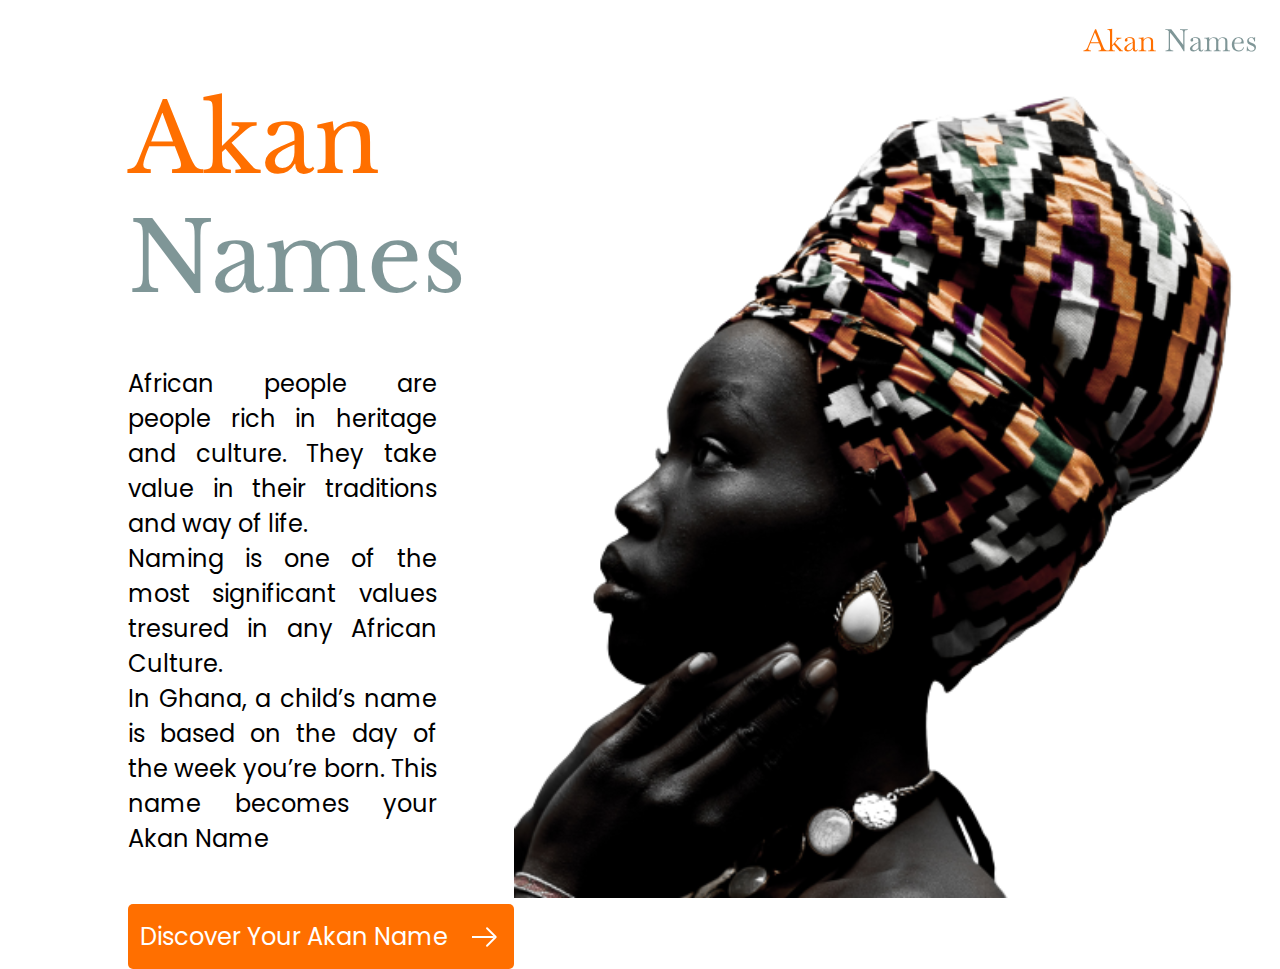
<file: index.html>
<!DOCTYPE html>
<html lang="en">
<head>
    <meta charset="UTF-8">
    <meta http-equiv="X-UA-Compatible" content="IE=edge">
    <meta name="viewport" content="width=device-width, initial-scale=1.0">
    <link rel="stylesheet" href="./assets/css/style.css">
    <title>Akan Names</title>
</head>
<body>
    <div class="container">
        <div class="header">
            <img src="./assets/img/logo.svg" alt="akan-names-logo">
        </div>
        <div class="main">
            <div class="main-content">
                <p class="heading"><span>Akan</span> Names</p>
                <p class="content">African people are people rich in heritage and culture. They take value in their traditions and way of life.<br> 
                    Naming is one of the most significant values tresured in any African Culture.<br>
                    In Ghana, a child’s name is based on the day of the week you’re born. This name becomes your Akan Name</p>
                <a href="./result.html"><div class="cta">
                    <p>Discover Your Akan Name</p>
                    <img src="./assets/img/arrow-right.svg" alt="arrow-right">
                </div></a>
            </div>
            <div class="hero-img">
                <img src="./assets/img/lady.svg" alt="african-lady">
            </div>
        </div>
    </div>
</body>
</html>
</file>
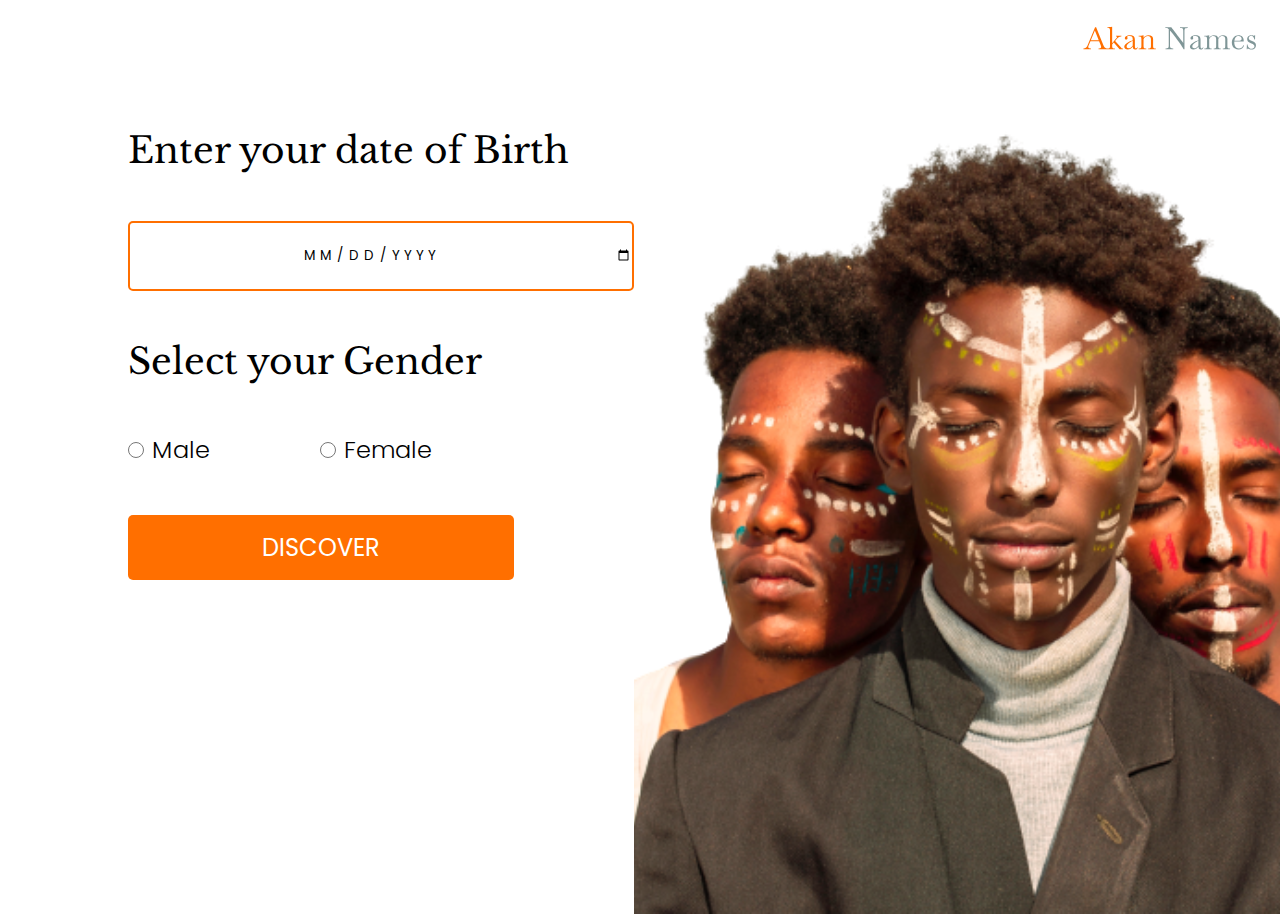
<file: result.html>
<!DOCTYPE html>
<html lang="en">
<head>
    <meta charset="UTF-8">
    <meta http-equiv="X-UA-Compatible" content="IE=edge">
    <meta name="viewport" content="width=device-width, initial-scale=1.0">
    <link rel="stylesheet" href="./assets/css/style.css">
    <title>Akan Names</title>
</head>
<body>
    <div class="container">
        <div class="header">
            <a href="./index.html"><img src="./assets/img/logo.svg" alt="akan-names-logo"></a>
        </div>
        <div class="main">
            <div class="main-content">
                <p class="content-heading">Enter your date of Birth</p>
                <input id="dob" type="date">

                <p class="content-heading">Select your Gender</p>
                    <div class="gender-select">
                        <div>
                            <label><input type="radio" name="inlineRadioOptions" id="maleRadio" value="Male">Male</label>
                        </div>
                        <div>
                            <label><input type="radio" name="inlineRadioOptions" id="femaleRadio" value="Female">Female</label>
                        </div>
                    </div>
                <div class="cta" onclick="buttonRead()">
                    <p>DISCOVER</p>
                </div>
            </div>
            <div class="hero-img">
                <img src="./assets/img/men.svg" alt="three-african-men">
            </div>
        </div>
    </div>


    <script src="./assets/js/app.js"></script>
</body>
</html>
</file>
<file: assets/css/style.css>
@import url("https://fonts.googleapis.com/css2?family=Libre+Baskerville:wght@400;700&family=Poppins:ital,wght@0,100;0,200;0,300;0,400;0,500;0,600;0,700;0,800;0,900;1,100;1,200;1,300;1,400;1,500;1,600;1,700;1,800;1,900&display=swap");

* {
  padding: 0;
  margin: 0;
  box-sizing: border-box;
}

a {
  text-decoration: none;
}

.header {
  height: 5rem;
  display: flex;
  justify-content: flex-end;
  align-items: center;
}

.header img {
  height: 1.5rem;
  margin: 1.5rem;
}

.main {
  display: flex;
  justify-content: space-around;
  padding: 0 3rem 0 8rem;
}

.heading {
  font-family: "Libre Baskerville", serif;
  font-size: 96px;
  color: rgba(0, 45, 48, 0.5);
}

.heading span {
  color: #ff6f00;
}

.content {
  width: 80%;
  font-family: "Poppins", sans-serif;
  font-size: 24px;
  text-align: justify;
  margin: 3rem 0;
}

.cta {
  display: flex;
  justify-content: space-around;
  align-items: center;
  width: 386px;
  height: 65px;
  background: #ff6f00;
  border: none;
  border-radius: 5px;
  font-family: "Poppins", sans-serif;
  font-size: 24px;
  color: #ffffff;
  cursor: pointer;
}

.cta img {
  height: 30px;
}

.content-heading {
  margin: 3rem 0;
  font-family: "Libre Baskerville", serif;
  font-size: 36px;
}

.gender-select {
  width: 60%;
  padding-bottom: 3rem;
  display: flex;
  justify-content: space-between;
  align-items: center;
  font-family: "Poppins", sans-serif;
  font-weight: 300;
  font-size: 24px;
}

.gender-select input {
  height: 1rem;
  width: 1rem;
  margin-right: 0.5rem;
  cursor: pointer;
}

#dob {
  width: 506px;
  height: 70px;
  border: none;
  border: 2px solid #ff6f00;
  border-radius: 5px;
  font-family: "Poppins", sans-serif;
  text-transform: uppercase;
  text-align: center;
  letter-spacing: 5px;
}
</file>
